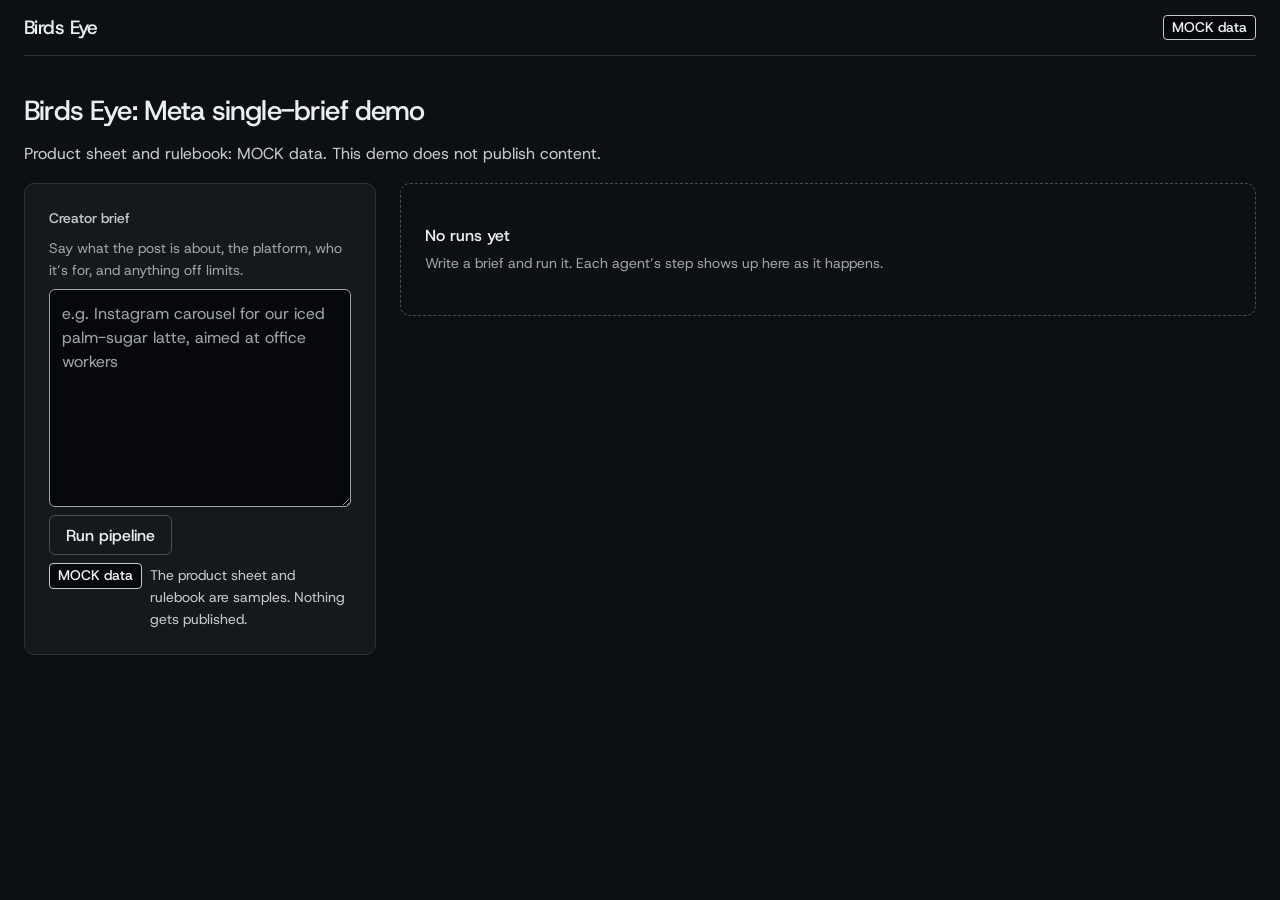
<file: birds_eye/index.html>
<!doctype html>
<html lang="en">
<head>
  <meta charset="utf-8">
  <meta name="viewport" content="width=device-width, initial-scale=1">
  <title>Birds Eye: Meta demo</title>
  <meta name="description" content="Birds Eye Meta demo: one creator brief runs through Planner, Writer and Reviewer agents, then waits for a person at two approval gates.">
  <link rel="preconnect" href="https://fonts.googleapis.com">
  <link rel="preconnect" href="https://fonts.gstatic.com" crossorigin>
  <link href="https://fonts.googleapis.com/css2?family=Host+Grotesk:wght@400;500&family=Atkinson+Hyperlegible+Mono:wght@400;500&display=swap" rel="stylesheet">
  <link rel="stylesheet" href="/design/tokens.css">
  <link rel="stylesheet" href="/design/base.css">
  <link rel="stylesheet" href="/design/components.css">
</head>
<body>
<header class="container topbar"><span class="wordmark">Birds Eye</span><span class="chip chip--mock">MOCK data</span></header>
<main class="container sheet">
  <section>
    <h1>Birds Eye: Meta single-brief demo</h1>
    <p class="intro">Product sheet and rulebook: MOCK data. This demo does not publish content.</p>
    <div class="run">
      <form id="form" class="panel field">
        <label for="brief">Creator brief</label>
        <p class="help" id="brief-help">Say what the post is about, the platform, who it’s for, and anything off limits.</p>
        <textarea id="brief" class="textarea" required maxlength="4000" rows="8" aria-describedby="brief-help" placeholder="e.g. Instagram carousel for our iced palm-sugar latte, aimed at office workers"></textarea>
        <div class="row"><button id="run" class="btn">Run pipeline</button></div>
        <p class="notice"><span class="chip chip--mock">MOCK data</span><span>The product sheet and rulebook are samples. Nothing gets published.</span></p>
      </form>
      <div class="field">
        <div id="result" class="field" aria-live="polite"><div class="empty"><span class="empty__title">No runs yet</span><p>Write a brief and run it. Each agent’s step shows up here as it happens.</p></div></div>

        <!-- Shown only when the run response carries a post. Driven by the server, never faked in the browser. -->
        <section id="post-area" class="field" hidden aria-labelledby="post-h">
          <h2 id="post-h" class="step__name">Post</h2>
          <ol id="lifecycle" class="lifecycle" aria-label="Post lifecycle"></ol>
          <div id="gate-error"></div>

          <div id="gate1" class="gate panel" aria-label="Gate 1" hidden>
            <div class="row"><span class="chip chip--gate">Gate 1</span><span class="chip chip--stage is-current">Draft</span></div>
            <div class="gate__actions" data-step="ask">
              <button class="btn btn--primary" type="button" data-open="confirm">Approve draft</button>
              <button class="btn" type="button" data-open="reject">Reject draft</button>
            </div>
            <div class="well gate__confirm" data-step="confirm" hidden>
              <p>Approve this draft? It moves to Approved.</p>
              <div class="gate__actions" style="margin-top: var(--space-sm)">
                <button class="btn btn--primary" type="button" data-go="approved">Approve draft</button>
                <button class="btn" type="button" data-open="ask">Cancel</button>
              </div>
            </div>
            <div class="field" data-step="reject" hidden>
              <label for="reject1">Why are you rejecting this draft?</label>
              <textarea class="textarea" id="reject1" style="min-height: 80px"></textarea>
              <div class="row"><button class="btn" type="button" data-reject="reject1">Reject draft</button><button class="btn" type="button" data-open="ask">Cancel</button></div>
            </div>
          </div>

          <div id="gate2" class="gate panel" aria-label="Gate 2" hidden>
            <div class="row"><span class="chip chip--gate">Gate 2</span><span class="chip chip--stage is-current">Review passed</span></div>
            <div class="gate__actions" data-step="ask">
              <button class="btn btn--primary" type="button" data-open="confirm">Schedule post</button>
              <button class="btn" type="button" data-open="reject">Reject post</button>
            </div>
            <div class="well gate__confirm" data-step="confirm" hidden>
              <p>Schedule this post? It moves to Scheduled. Nothing is published in this demo.</p>
              <div class="gate__actions" style="margin-top: var(--space-sm)">
                <button class="btn btn--primary" type="button" data-go="scheduled">Schedule post</button>
                <button class="btn" type="button" data-open="ask">Cancel</button>
              </div>
            </div>
            <div class="field" data-step="reject" hidden>
              <label for="reject2">Why are you rejecting this post?</label>
              <textarea class="textarea" id="reject2" style="min-height: 80px"></textarea>
              <div class="row"><button class="btn" type="button" data-reject="reject2">Reject post</button><button class="btn" type="button" data-open="ask">Cancel</button></div>
            </div>
          </div>

          <p id="skip-row" hidden><button id="skip" class="linkbtn" type="button">Try to skip straight to Scheduled</button></p>

          <div class="panel field">
            <h3 class="step__name">Audit log</h3>
            <ol id="trail" class="trail"></ol>
          </div>
        </section>
      </div>
    </div>
  </section>
</main>
<script>
const $ = s => document.querySelector(s);
const form = $('#form'), result = $('#result'), runBtn = $('#run');
const el = (tag, cls, text) => { const n = document.createElement(tag); if (cls) n.className = cls; if (text != null) n.textContent = text; return n; };

const STAGES = ['planner', 'writer', 'reviewer'];
const NAMES = {planner: 'Planner', writer: 'Writer', reviewer: 'Reviewer'};
const LIFECYCLE = [['idea','Idea'],['draft','Draft'],['approved','Approved',1],['in_review','In review'],['review_passed','Review passed'],['scheduled','Scheduled',1],['published','Published']];
const ERRORS = {
  HUMAN_ONLY: ['Only a person can decide this', 'Agents can’t approve or reject at this gate. Use the buttons to decide it yourself.'],
  CLAIM_LOST: ['This agent’s claim ended', 'This agent’s claim is no longer active, so it stopped. The audit log shows what happened.'],
  INVALID_TRANSITION: ['This post can’t move there', 'Posts move one stage at a time, in order. This change skips a stage or goes backward, so it was blocked.'],
  truncated: ['Output cut off', 'The model hit its length limit before finishing, so this output is incomplete. Run the step again or shorten the brief.'],
  PROVIDERS_EXHAUSTED: ['Every provider failed', 'Every provider in the chain failed on this step, so the run stopped here. Try again in a few minutes.'],
};

const money = v => v == null ? null : '$' + Number(v).toFixed(4);
const secs = ms => ms == null ? null : (ms / 1000).toFixed(1) + 's';
const clock = iso => { try { return new Date(iso).toLocaleTimeString('en-GB', {hour12: false}); } catch (_) { return iso; } };

function alertBox(code, fallbackMsg) {
  const [title, body] = ERRORS[code] || ['Unable to complete the run', fallbackMsg || 'Something went wrong. Try again.'];
  const a = el('div', 'alert'); a.setAttribute('role', 'alert');
  const h = el('div', 'alert__title'); h.append(el('span', '', title));
  if (code) h.append(el('code', 'measured alert__code', code));
  a.append(h, el('p', '', body)); return a;
}

function skeletonCards() {
  result.replaceChildren(...STAGES.map((s, i) => {
    const c = el('section', 'step panel'); c.setAttribute('aria-label', NAMES[s] + ' step, ' + (i ? 'waiting' : 'loading'));
    const h = el('div', 'step__head'); h.append(el('h2', 'step__name', NAMES[s]), el('span', 'chip chip--' + (i ? 'waiting' : 'running'), i ? 'Waiting' : 'Running'));
    c.append(h);
    if (i) c.append(el('p', 'muted small', 'Starts when the ' + NAMES[STAGES[i - 1]] + ' step is done.'));
    else { const sk = el('div', 'skeleton'); sk.setAttribute('aria-hidden', 'true'); sk.append(el('span'), el('span'), el('span')); c.append(sk); }
    return c;
  }));
}

function parsed(stage) {
  if (stage.structured && typeof stage.structured === 'object') return stage.structured;
  try { return JSON.parse(stage.output); } catch (_) { return null; }
}

function renderPlan(v) {
  const dl = el('dl', 'plan');
  const add = (k, node) => { dl.append(el('dt', '', k)); const dd = el('dd'); dd.append(node); dl.append(dd); };
  add('Hook', document.createTextNode(v.hook));
  add('Format', el('span', 'chip', v.format === 'carousel' ? 'Carousel' : 'Short video'));
  const ul = el('ul'); (v.key_points || []).forEach(p => ul.append(el('li', '', p))); add('Key points', ul);
  add('Call to action', document.createTextNode(v.cta));
  return dl;
}
function renderDraft(v) {
  const card = el('article', 'post well');
  const meta = el('div', 'post__meta'); meta.append(el('span', 'chip', v.format === 'carousel' ? 'Carousel' : 'Short video'), el('span', 'small', (v.beats || []).length + (v.format === 'carousel' ? ' slides' : ' beats')));
  const ol = el('ol', 'slides');
  (v.beats || []).forEach(b => { const li = el('li'); li.append(el('span', 'slide__label', b.label), el('span', '', b.text)); ol.append(li); });
  card.append(meta, ol);
  if (v.caption) card.append(el('p', 'post__caption small', v.caption));
  return card;
}
function renderVerdict(v) {
  const wrap = el('div', 'field');
  const row = el('div', 'verdict');
  row.append(el('span', 'chip chip--' + (v.decision === 'approve' ? 'done' : 'cutoff'), v.decision === 'approve' ? 'Approved by Reviewer' : 'Sent back for changes'));
  wrap.append(row);
  if (!v.findings || !v.findings.length) wrap.append(el('p', 'muted small', 'No findings'));
  else { const ul = el('ul'); v.findings.forEach(f => { const li = el('li'); if (f.rule_id) li.append(el('code', 'measured', f.rule_id), document.createTextNode(' ')); li.append(document.createTextNode(typeof f === 'string' ? f : f.message)); ul.append(li); }); wrap.append(ul); }
  return wrap;
}

function renderStage(stage) {
  const section = el('section', 'step panel');
  const attempts = stage.attempts || [];
  const status = stage.failed ? ['failed', 'Failed'] : stage.truncated ? ['cutoff', 'Cut off'] : attempts.length > 1 ? ['backup', 'On backup'] : ['done', 'Done'];
  const head = el('div', 'step__head'); head.append(el('h2', 'step__name', NAMES[String(stage.stage).toLowerCase()] || stage.stage), el('span', 'chip chip--' + status[0], status[1]));
  section.append(head);
  const list = el('ol', 'attempts');
  for (const a of attempts) {
    const failed = a.status !== 'success';
    const row = el('li', 'attempt' + (failed ? ' is-failed' : ''));
    const details = [a.error_code || (a.attempt != null ? 'attempt ' + a.attempt : null), money(a.cost_usd), secs(a.latency_ms)].filter(Boolean).join(' · ');
    row.append(el('span', 'measured provider', a.provider), el('span', 'measured model-name', a.concrete_model || ''), el('span', 'measured' + (a.error_code ? ' code' : ''), details), el('span', 'chip chip--' + (failed ? 'failed' : 'done'), failed ? 'failed' : 'success'));
    list.append(row);
  }
  section.append(list);
  if (!stage.failed && attempts.length > 1) section.append(el('p', 'fallback-note', 'That provider failed, so a backup provider took over.'));
  const v = parsed(stage), kind = String(stage.stage).toLowerCase();
  if (v && kind === 'planner') section.append(renderPlan(v));
  else if (v && kind === 'writer') section.append(renderDraft(v));
  else if (kind === 'reviewer' && !stage.failed && stage.decision) section.append(renderVerdict({decision: stage.decision, findings: stage.findings || []}));
  else if (v && kind === 'reviewer') section.append(renderVerdict(v));
  else if (stage.output) section.append(el('pre', 'output', stage.output));
  if (stage.truncated) section.append(alertBox('truncated'));
  return section;
}

/* ---- Post, gates and audit log. All state comes from the server. ---- */
let post = null;
function renderLifecycle(status) {
  $('#lifecycle').replaceChildren(...LIFECYCLE.map(([k, label, gate]) => {
    const li = el('li'); const c = el('span', 'chip chip--stage' + (gate ? ' is-gate' : '') + (k === status ? ' is-current' : ''), label);
    if (k === status) c.setAttribute('aria-current', 'step'); li.append(c); return li;
  }));
}
function renderTrail(audit) {
  $('#trail').replaceChildren(...(audit || []).map(e => {
    const li = el('li');
    const time = el('time', 'measured', new Date(e.at).toLocaleString()); time.dateTime = e.at;
    const description = el('span');
    description.append(el('span', e.actor === 'human' ? 'who-person' : 'who-agent', e.actor), document.createTextNode(' · ' + e.from + ' → ' + e.to + (e.event === 'rejected' ? ' · Rejected: ' + e.reason : '')));
    li.append(time, description); return li;
  }));
}
function showStep(gate, step) { gate.querySelectorAll('[data-step]').forEach(n => n.hidden = n.dataset.step !== step); }
function renderPost(p) {
  post = p; $('#post-area').hidden = false; $('#gate-error').replaceChildren();
  renderLifecycle(p.status); renderTrail(p.audit);
  const g1 = $('#gate1'), g2 = $('#gate2');
  g1.hidden = p.status !== 'draft'; g2.hidden = p.status !== 'review_passed';
  showStep(g1, 'ask'); showStep(g2, 'ask');
  $('#skip-row').hidden = p.status === 'scheduled' || p.status === 'published';
}
async function postAction(path, body) {
  try {
    const r = await fetch('/meta/posts/' + encodeURIComponent(post.id) + path, {method: 'POST', headers: {'Content-Type': 'application/json'}, body: JSON.stringify(body)});
    const d = await r.json().catch(() => ({}));
    if (d.post) renderPost(d.post);
    if (!r.ok) $('#gate-error').replaceChildren(alertBox(d.code, d.message));
  } catch (_) { $('#gate-error').replaceChildren(alertBox(null, 'Unable to complete the action.')); }
}
document.querySelectorAll('.gate').forEach(gate => gate.addEventListener('click', e => {
  const b = e.target.closest('button'); if (!b) return;
  if (b.dataset.open) { showStep(gate, b.dataset.open); const f = gate.querySelector('[data-step="' + b.dataset.open + '"] textarea, [data-step="' + b.dataset.open + '"] .btn--primary'); if (f) f.focus(); }
  if (b.dataset.go) { b.disabled = true; postAction('/transition', {target: b.dataset.go, actor: 'human'}).finally(() => b.disabled = false); }
  if (b.dataset.reject) { const t = $('#' + b.dataset.reject); if (!t.value.trim()) { t.setAttribute('aria-invalid', 'true'); t.focus(); return; } t.removeAttribute('aria-invalid'); postAction('/reject', {reason: t.value.trim(), actor: 'human'}); }
}));
$('#skip').addEventListener('click', () => postAction('/transition', {target: 'scheduled', actor: 'human'}));

form.addEventListener('submit', async e => {
  e.preventDefault();
  runBtn.disabled = true; runBtn.classList.add('is-loading');
  $('#post-area').hidden = true; skeletonCards();
  try {
    const r = await fetch('/meta/runs', {method: 'POST', headers: {'Content-Type': 'application/json'}, body: JSON.stringify({brief: $('#brief').value})});
    const d = await r.json();
    result.replaceChildren();
    if (!r.ok) result.append(alertBox(d.code, d.message));
    const stages = [...(d.stages || [])];
    if (!r.ok && d.failed_stage) stages.push({stage: d.failed_stage, attempts: d.attempts || [], output: '', failed: true});
    stages.forEach(s => result.append(renderStage(s)));
    if (d.post) renderPost(d.post);
  } catch (_) { result.replaceChildren(alertBox(null, 'Unable to complete the run.')); }
  finally { runBtn.disabled = false; runBtn.classList.remove('is-loading'); }
});
</script>
</body>
</html>
</file>
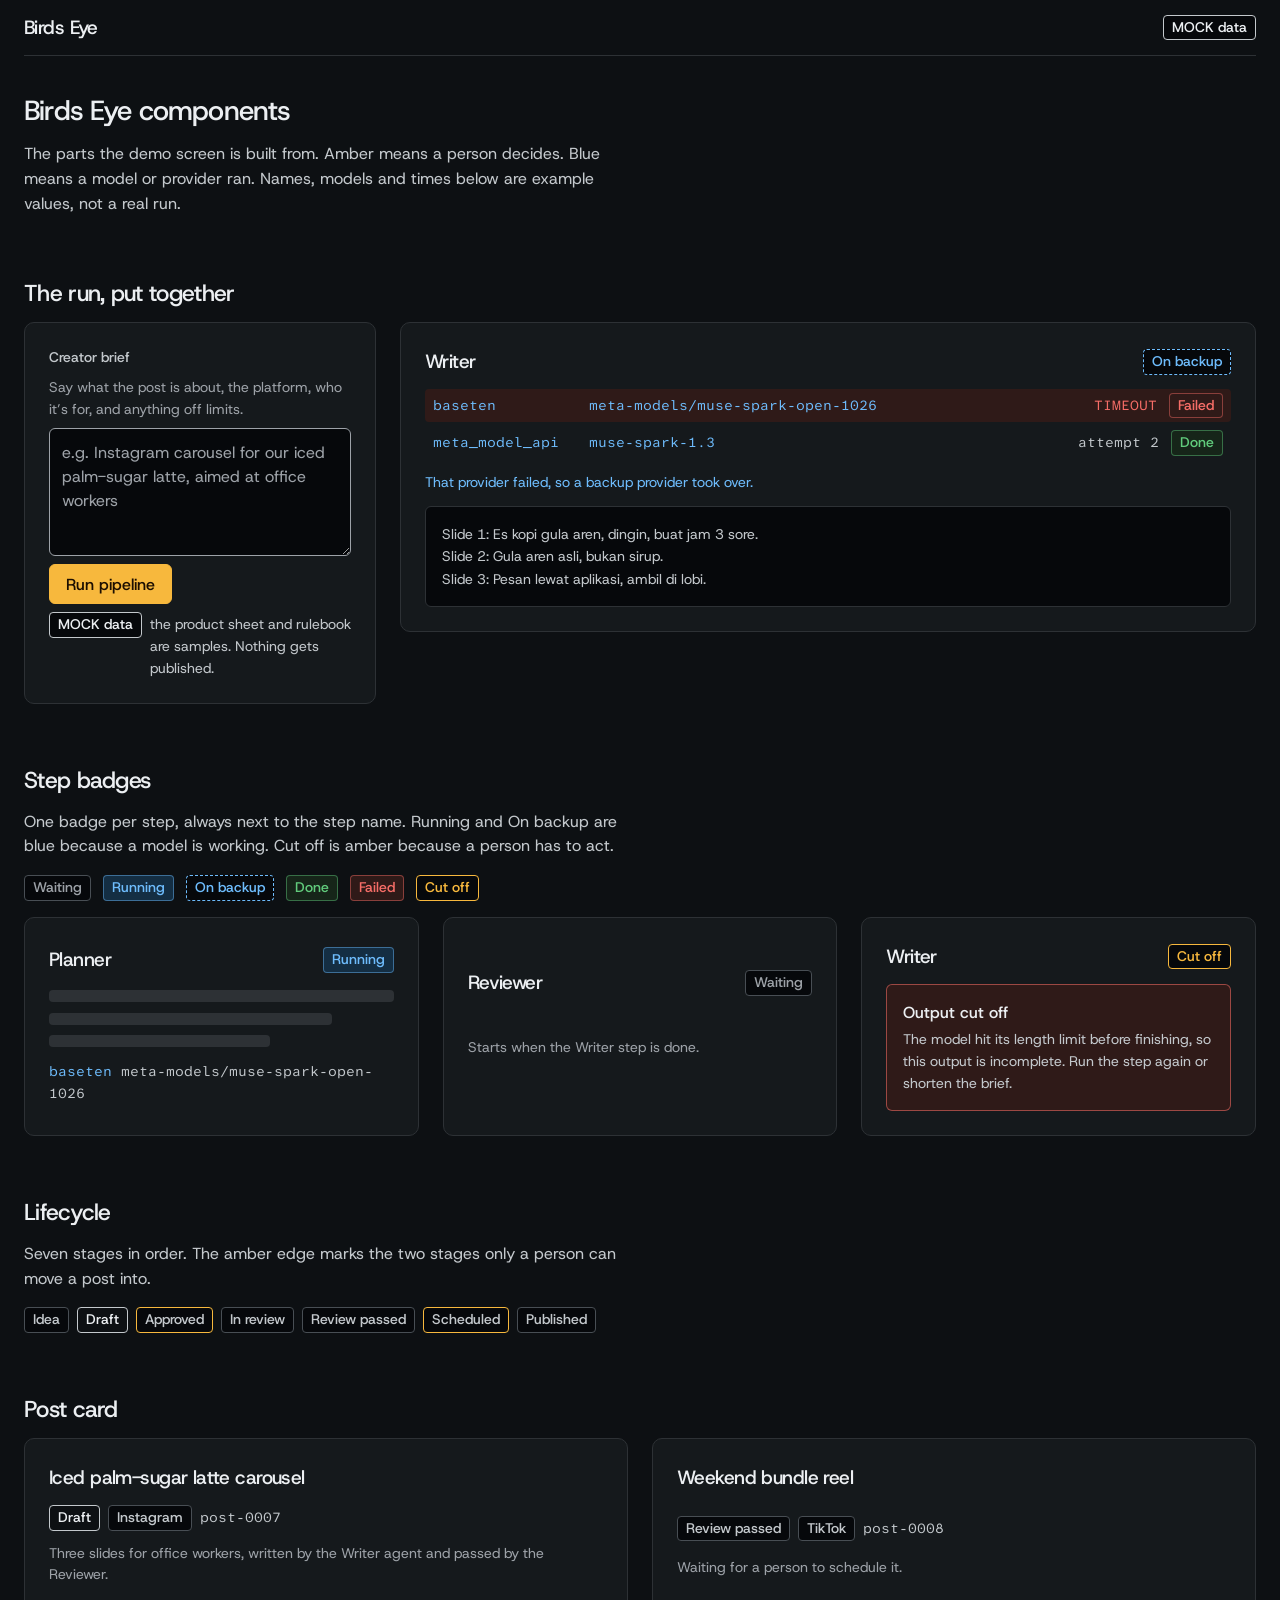
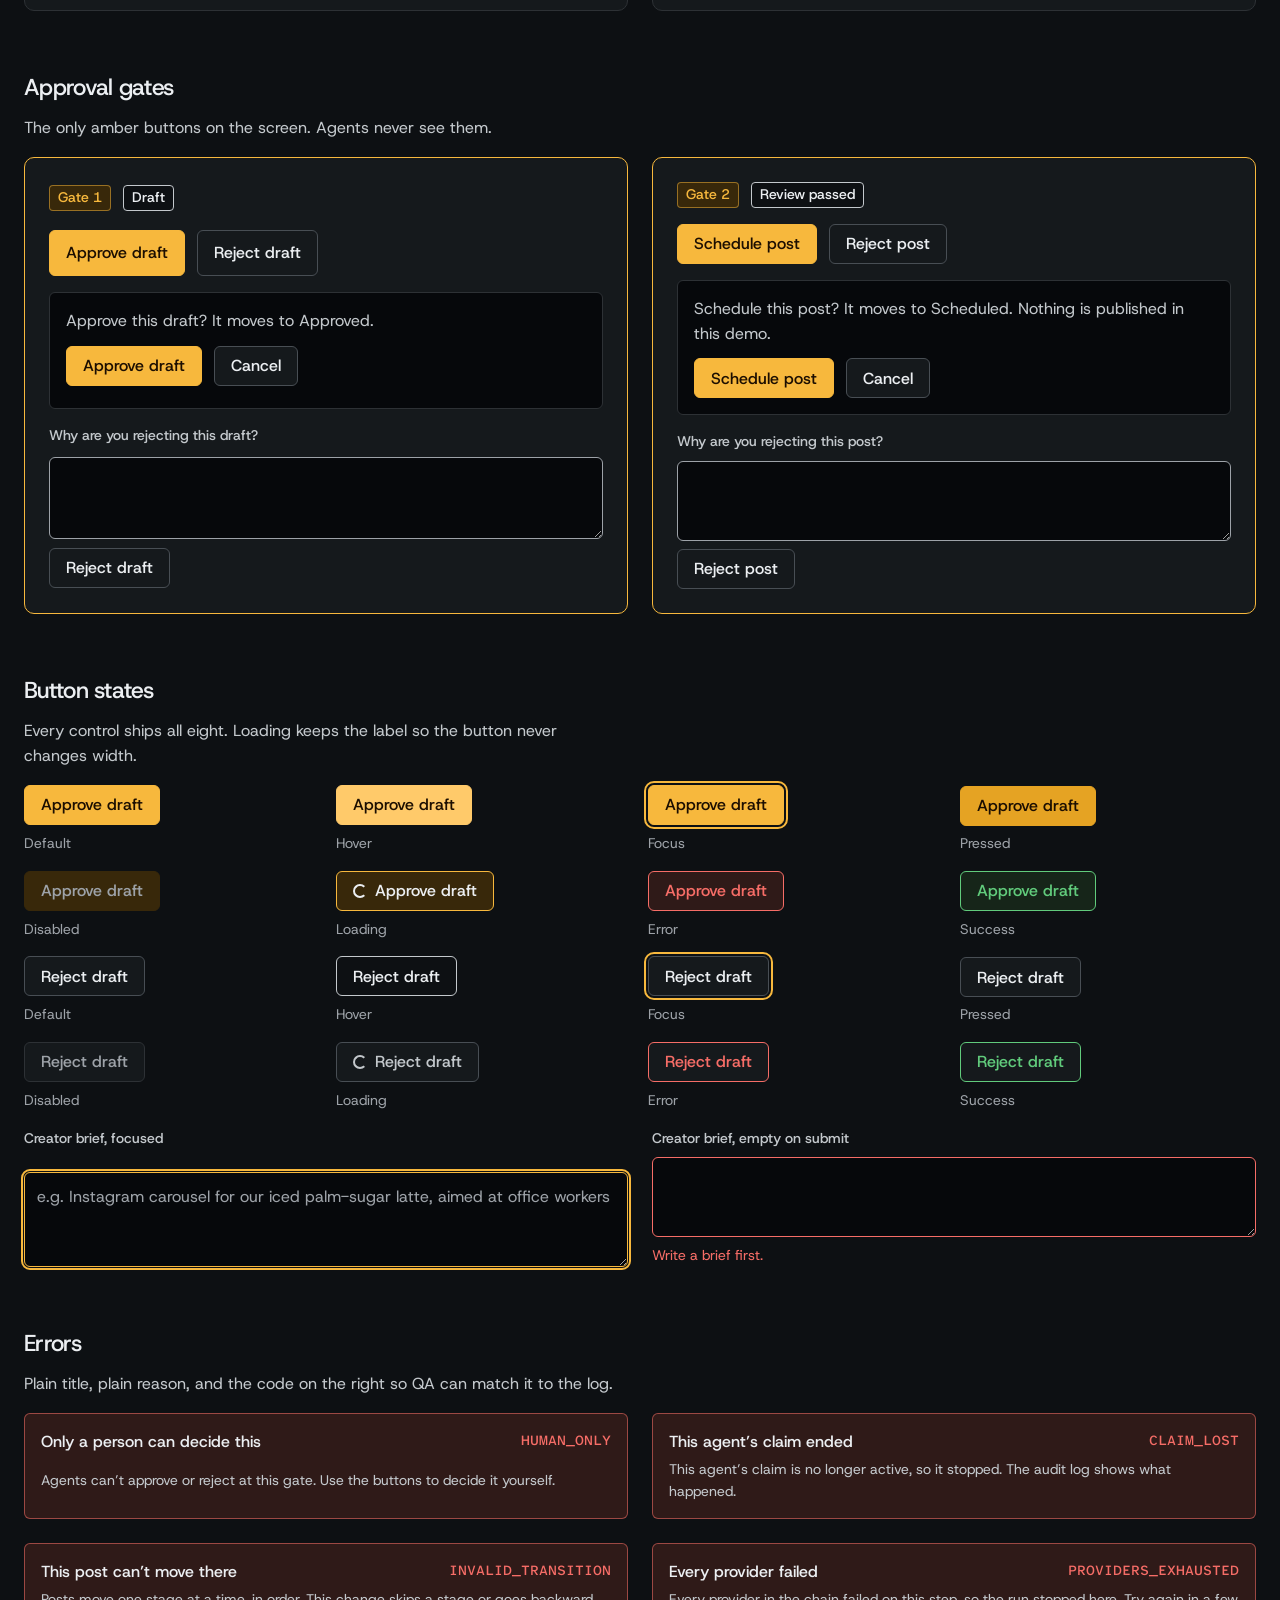
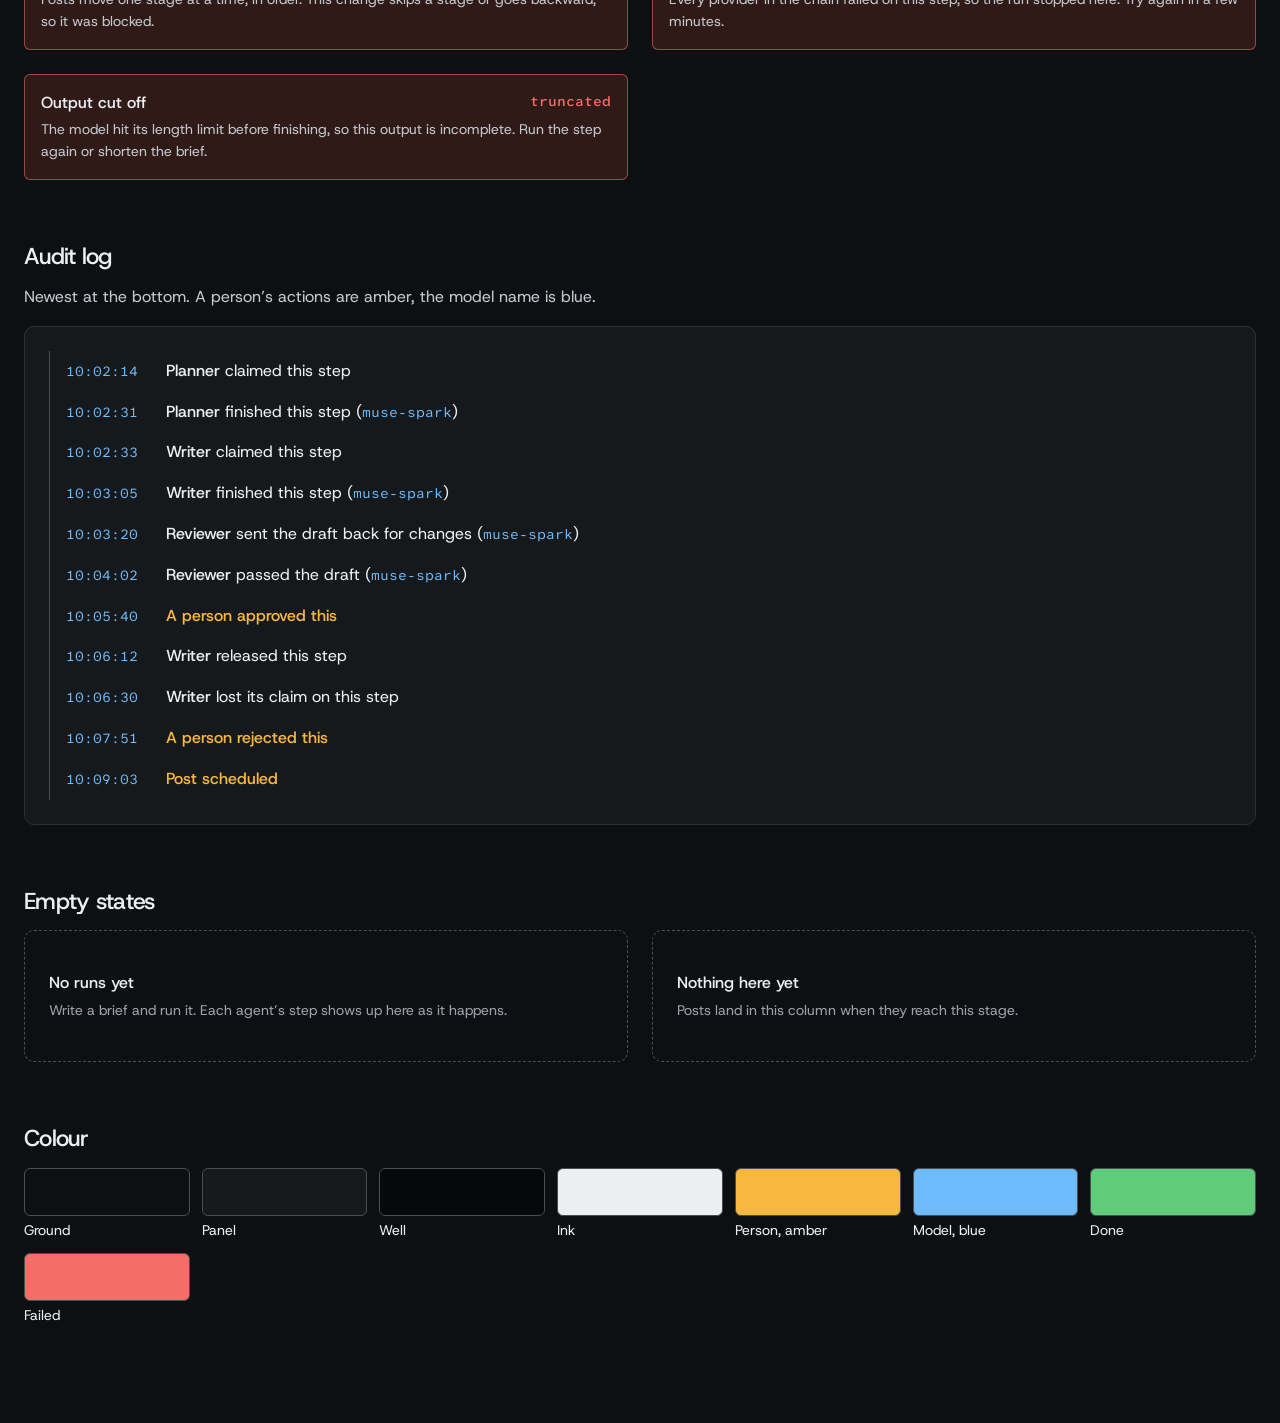
<file: design/component-sheet.html>
<!doctype html>
<html lang="en">
<head>
<meta charset="utf-8">
<meta name="viewport" content="width=device-width, initial-scale=1">
<title>Birds Eye components</title>
<meta name="description" content="Design system components for the Birds Eye demo: brief input, step badges, lifecycle, approval gates, errors, audit log and empty states.">
<link rel="preconnect" href="https://fonts.googleapis.com">
<link rel="preconnect" href="https://fonts.gstatic.com" crossorigin>
<link href="https://fonts.googleapis.com/css2?family=Host+Grotesk:wght@400;500&family=Atkinson+Hyperlegible+Mono:wght@400;500&display=swap" rel="stylesheet">
<link rel="stylesheet" href="./components.css">
</head>
<body>
<header class="container topbar">
  <span class="wordmark">Birds Eye</span>
  <span class="chip chip--mock">MOCK data</span>
</header>

<main class="container sheet">
  <section aria-labelledby="s-intro">
    <h1 id="s-intro">Birds Eye components</h1>
    <p class="intro">The parts the demo screen is built from. Amber means a person decides. Blue means a model or provider ran. Names, models and times below are example values, not a real run.</p>
  </section>

  <section aria-labelledby="s-run">
    <h2 id="s-run">The run, put together</h2>
    <div class="run">
      <form class="panel field" onsubmit="return false">
        <label for="brief">Creator brief</label>
        <p class="help" id="brief-help">Say what the post is about, the platform, who it’s for, and anything off limits.</p>
        <textarea class="textarea" id="brief" aria-describedby="brief-help" placeholder="e.g. Instagram carousel for our iced palm-sugar latte, aimed at office workers"></textarea>
        <div class="row"><button class="btn btn--primary" type="submit">Run pipeline</button></div>
        <p class="notice"><span class="chip chip--mock">MOCK data</span><span>the product sheet and rulebook are samples. Nothing gets published.</span></p>
      </form>

      <div class="step panel" aria-label="Writer step">
        <div class="step__head">
          <span class="step__name">Writer</span>
          <span class="chip chip--backup">On backup</span>
        </div>
        <ol class="attempts">
          <li class="attempt is-failed"><span class="measured provider">baseten</span><span class="measured model-name">meta-models/muse-spark-open-1026</span><code class="measured code">TIMEOUT</code><span class="chip chip--failed">Failed</span></li>
          <li class="attempt"><span class="measured provider">meta_model_api</span><span class="measured model-name">muse-spark-1.3</span><span class="measured">attempt 2</span><span class="chip chip--done">Done</span></li>
        </ol>
        <p class="fallback-note">That provider failed, so a backup provider took over.</p>
        <pre class="output">Slide 1: Es kopi gula aren, dingin, buat jam 3 sore.
Slide 2: Gula aren asli, bukan sirup.
Slide 3: Pesan lewat aplikasi, ambil di lobi.</pre>
      </div>
    </div>
  </section>

  <section aria-labelledby="s-steps">
    <h2 id="s-steps">Step badges</h2>
    <p class="intro">One badge per step, always next to the step name. Running and On backup are blue because a model is working. Cut off is amber because a person has to act.</p>
    <div class="row">
      <span class="chip chip--waiting">Waiting</span>
      <span class="chip chip--running">Running</span>
      <span class="chip chip--backup">On backup</span>
      <span class="chip chip--done">Done</span>
      <span class="chip chip--failed">Failed</span>
      <span class="chip chip--cutoff">Cut off</span>
    </div>
    <div class="grid-3">
      <div class="step panel" aria-label="Planner step, loading">
        <div class="step__head"><span class="step__name">Planner</span><span class="chip chip--running">Running</span></div>
        <div class="skeleton" aria-hidden="true"><span></span><span></span><span></span></div>
        <p class="measured"><span class="provider" style="color: var(--be-model)">baseten</span> meta-models/muse-spark-open-1026</p>
      </div>
      <div class="step panel" aria-label="Reviewer step, waiting">
        <div class="step__head"><span class="step__name">Reviewer</span><span class="chip chip--waiting">Waiting</span></div>
        <p class="muted small">Starts when the Writer step is done.</p>
      </div>
      <div class="step panel" aria-label="Writer step, cut off">
        <div class="step__head"><span class="step__name">Writer</span><span class="chip chip--cutoff">Cut off</span></div>
        <div class="alert" role="alert">
          <div class="alert__title"><span>Output cut off</span></div>
          <p>The model hit its length limit before finishing, so this output is incomplete. Run the step again or shorten the brief.</p>
        </div>
      </div>
    </div>
  </section>

  <section aria-labelledby="s-life">
    <h2 id="s-life">Lifecycle</h2>
    <p class="intro">Seven stages in order. The amber edge marks the two stages only a person can move a post into.</p>
    <ol class="lifecycle" aria-label="Post lifecycle">
      <li><span class="chip chip--stage">Idea</span></li>
      <li><span class="chip chip--stage is-current" aria-current="step">Draft</span></li>
      <li><span class="chip chip--stage is-gate">Approved</span></li>
      <li><span class="chip chip--stage">In review</span></li>
      <li><span class="chip chip--stage">Review passed</span></li>
      <li><span class="chip chip--stage is-gate">Scheduled</span></li>
      <li><span class="chip chip--stage">Published</span></li>
    </ol>
  </section>

  <section aria-labelledby="s-post">
    <h2 id="s-post">Post card</h2>
    <div class="grid-2">
      <article class="post panel">
        <span class="post__title">Iced palm-sugar latte carousel</span>
        <div class="post__meta"><span class="chip chip--stage is-current">Draft</span><span class="chip">Instagram</span><span class="measured">post-0007</span></div>
        <p class="muted small">Three slides for office workers, written by the Writer agent and passed by the Reviewer.</p>
      </article>
      <article class="post panel">
        <span class="post__title">Weekend bundle reel</span>
        <div class="post__meta"><span class="chip chip--stage">Review passed</span><span class="chip">TikTok</span><span class="measured">post-0008</span></div>
        <p class="muted small">Waiting for a person to schedule it.</p>
      </article>
    </div>
  </section>

  <section aria-labelledby="s-gates">
    <h2 id="s-gates">Approval gates</h2>
    <p class="intro">The only amber buttons on the screen. Agents never see them.</p>
    <div class="grid-2">
      <div class="gate panel" aria-label="Gate 1">
        <div class="row"><span class="chip chip--gate">Gate 1</span><span class="chip chip--stage is-current">Draft</span></div>
        <div class="gate__actions">
          <button class="btn btn--primary" type="button">Approve draft</button>
          <button class="btn" type="button">Reject draft</button>
        </div>
        <div class="well gate__confirm">
          <p>Approve this draft? It moves to Approved.</p>
          <div class="gate__actions" style="margin-top: var(--space-sm)">
            <button class="btn btn--primary" type="button">Approve draft</button>
            <button class="btn" type="button">Cancel</button>
          </div>
        </div>
        <div class="field">
          <label for="reject1">Why are you rejecting this draft?</label>
          <textarea class="textarea" id="reject1" style="min-height: 80px"></textarea>
          <div class="row"><button class="btn" type="button">Reject draft</button></div>
        </div>
      </div>
      <div class="gate panel" aria-label="Gate 2">
        <div class="row"><span class="chip chip--gate">Gate 2</span><span class="chip chip--stage is-current">Review passed</span></div>
        <div class="gate__actions">
          <button class="btn btn--primary" type="button">Schedule post</button>
          <button class="btn" type="button">Reject post</button>
        </div>
        <div class="well gate__confirm">
          <p>Schedule this post? It moves to Scheduled. Nothing is published in this demo.</p>
          <div class="gate__actions" style="margin-top: var(--space-sm)">
            <button class="btn btn--primary" type="button">Schedule post</button>
            <button class="btn" type="button">Cancel</button>
          </div>
        </div>
        <div class="field">
          <label for="reject2">Why are you rejecting this post?</label>
          <textarea class="textarea" id="reject2" style="min-height: 80px"></textarea>
          <div class="row"><button class="btn" type="button">Reject post</button></div>
        </div>
      </div>
    </div>
  </section>

  <section aria-labelledby="s-states">
    <h2 id="s-states">Button states</h2>
    <p class="intro">Every control ships all eight. Loading keeps the label so the button never changes width.</p>
    <div class="state-grid">
      <figure><button class="btn btn--primary" type="button">Approve draft</button><figcaption>Default</figcaption></figure>
      <figure><button class="btn btn--primary is-hover" type="button">Approve draft</button><figcaption>Hover</figcaption></figure>
      <figure><button class="btn btn--primary is-focus" type="button">Approve draft</button><figcaption>Focus</figcaption></figure>
      <figure><button class="btn btn--primary is-active" type="button">Approve draft</button><figcaption>Pressed</figcaption></figure>
      <figure><button class="btn btn--primary is-disabled" type="button" disabled>Approve draft</button><figcaption>Disabled</figcaption></figure>
      <figure><button class="btn btn--primary is-loading" type="button" aria-busy="true"><span class="spinner" aria-hidden="true"></span>Approve draft</button><figcaption>Loading</figcaption></figure>
      <figure><button class="btn btn--primary is-error" type="button">Approve draft</button><figcaption>Error</figcaption></figure>
      <figure><button class="btn btn--primary is-success" type="button">Approve draft</button><figcaption>Success</figcaption></figure>
      <figure><button class="btn" type="button">Reject draft</button><figcaption>Default</figcaption></figure>
      <figure><button class="btn is-hover" type="button">Reject draft</button><figcaption>Hover</figcaption></figure>
      <figure><button class="btn is-focus" type="button">Reject draft</button><figcaption>Focus</figcaption></figure>
      <figure><button class="btn is-active" type="button">Reject draft</button><figcaption>Pressed</figcaption></figure>
      <figure><button class="btn is-disabled" type="button" disabled>Reject draft</button><figcaption>Disabled</figcaption></figure>
      <figure><button class="btn is-loading" type="button" aria-busy="true"><span class="spinner" aria-hidden="true"></span>Reject draft</button><figcaption>Loading</figcaption></figure>
      <figure><button class="btn is-error" type="button">Reject draft</button><figcaption>Error</figcaption></figure>
      <figure><button class="btn is-success" type="button">Reject draft</button><figcaption>Success</figcaption></figure>
    </div>
    <div class="grid-2">
      <div class="field">
        <label for="brief-focus">Creator brief, focused</label>
        <textarea class="textarea is-focus" id="brief-focus" style="min-height: 80px" placeholder="e.g. Instagram carousel for our iced palm-sugar latte, aimed at office workers"></textarea>
      </div>
      <div class="field">
        <label for="brief-err">Creator brief, empty on submit</label>
        <textarea class="textarea" id="brief-err" style="min-height: 80px" aria-invalid="true" aria-describedby="brief-err-msg"></textarea>
        <p class="error-text" id="brief-err-msg">Write a brief first.</p>
      </div>
    </div>
  </section>

  <section aria-labelledby="s-errors">
    <h2 id="s-errors">Errors</h2>
    <p class="intro">Plain title, plain reason, and the code on the right so QA can match it to the log.</p>
    <div class="grid-2">
      <div class="alert" role="alert"><div class="alert__title"><span>Only a person can decide this</span><code class="measured alert__code">HUMAN_ONLY</code></div><p>Agents can’t approve or reject at this gate. Use the buttons to decide it yourself.</p></div>
      <div class="alert" role="alert"><div class="alert__title"><span>This agent’s claim ended</span><code class="measured alert__code">CLAIM_LOST</code></div><p>This agent’s claim is no longer active, so it stopped. The audit log shows what happened.</p></div>
      <div class="alert" role="alert"><div class="alert__title"><span>This post can’t move there</span><code class="measured alert__code">INVALID_TRANSITION</code></div><p>Posts move one stage at a time, in order. This change skips a stage or goes backward, so it was blocked.</p></div>
      <div class="alert" role="alert"><div class="alert__title"><span>Every provider failed</span><code class="measured alert__code">PROVIDERS_EXHAUSTED</code></div><p>Every provider in the chain failed on this step, so the run stopped here. Try again in a few minutes.</p></div>
      <div class="alert" role="alert"><div class="alert__title"><span>Output cut off</span><span class="measured alert__code">truncated</span></div><p>The model hit its length limit before finishing, so this output is incomplete. Run the step again or shorten the brief.</p></div>
    </div>
  </section>

  <section aria-labelledby="s-trail">
    <h2 id="s-trail">Audit log</h2>
    <p class="intro">Newest at the bottom. A person’s actions are amber, the model name is blue.</p>
    <div class="panel">
      <ol class="trail">
        <li><time class="measured">10:02:14</time><span><span class="who-agent">Planner</span> claimed this step</span></li>
        <li><time class="measured">10:02:31</time><span><span class="who-agent">Planner</span> finished this step (<span class="measured model">muse-spark</span>)</span></li>
        <li><time class="measured">10:02:33</time><span><span class="who-agent">Writer</span> claimed this step</span></li>
        <li><time class="measured">10:03:05</time><span><span class="who-agent">Writer</span> finished this step (<span class="measured model">muse-spark</span>)</span></li>
        <li><time class="measured">10:03:20</time><span><span class="who-agent">Reviewer</span> sent the draft back for changes (<span class="measured model">muse-spark</span>)</span></li>
        <li><time class="measured">10:04:02</time><span><span class="who-agent">Reviewer</span> passed the draft (<span class="measured model">muse-spark</span>)</span></li>
        <li><time class="measured">10:05:40</time><span class="who-person">A person approved this</span></li>
        <li><time class="measured">10:06:12</time><span><span class="who-agent">Writer</span> released this step</span></li>
        <li><time class="measured">10:06:30</time><span><span class="who-agent">Writer</span> lost its claim on this step</span></li>
        <li><time class="measured">10:07:51</time><span class="who-person">A person rejected this</span></li>
        <li><time class="measured">10:09:03</time><span class="who-person">Post scheduled</span></li>
      </ol>
    </div>
  </section>

  <section aria-labelledby="s-empty">
    <h2 id="s-empty">Empty states</h2>
    <div class="grid-2">
      <div class="empty"><span class="empty__title">No runs yet</span><p>Write a brief and run it. Each agent’s step shows up here as it happens.</p></div>
      <div class="empty"><span class="empty__title">Nothing here yet</span><p>Posts land in this column when they reach this stage.</p></div>
    </div>
  </section>

  <section aria-labelledby="s-tokens">
    <h2 id="s-tokens">Colour</h2>
    <div class="swatches">
      <div class="swatch"><i style="background: var(--color-paper)"></i><span class="small">Ground</span></div>
      <div class="swatch"><i style="background: var(--color-paper-2)"></i><span class="small">Panel</span></div>
      <div class="swatch"><i style="background: var(--color-paper-3)"></i><span class="small">Well</span></div>
      <div class="swatch"><i style="background: var(--color-ink)"></i><span class="small">Ink</span></div>
      <div class="swatch"><i style="background: var(--be-gate)"></i><span class="small">Person, amber</span></div>
      <div class="swatch"><i style="background: var(--be-model)"></i><span class="small">Model, blue</span></div>
      <div class="swatch"><i style="background: var(--be-ok)"></i><span class="small">Done</span></div>
      <div class="swatch"><i style="background: var(--be-bad)"></i><span class="small">Failed</span></div>
    </div>
  </section>
</main>
</body>
</html>
</file>
<file: design/tokens.css>
:root {
  color-scheme: dark;
  --space-3xs: 2px; --space-2xs: 4px; --space-xs: 8px; --space-sm: 12px; --space-md: 16px; --space-lg: 24px; --space-xl: 40px; --space-2xl: 64px; --space-3xl: 96px; --space-4xl: 144px;
  --text-xs: 0.75rem; --text-sm: 0.875rem; --text-md: 1rem; --text-lg: 1.2rem; --text-xl: 1.44rem; --text-2xl: 1.728rem; --text-3xl: 2.074rem;
  --text-display-s: 1.44rem; --text-display: 1.728rem; --text-section: 1.2rem; --text-title: 1rem; --text-lead: 1rem;
  --ease-out: cubic-bezier(0.16, 1, 0.3, 1); --ease-in: cubic-bezier(0.7, 0, 0.84, 0); --ease-in-out: cubic-bezier(0.65, 0, 0.35, 1);
  --dur-micro: 120ms; --dur-short: 220ms; --dur-long: 420ms;
  --color-error: oklch(72% 0.15 27); --color-success: oklch(76% 0.13 150);
  --container: 1440px; --gutter: 64px; --gap-columns: 32px; --section-gap-s: 120px; --section-gap: 144px; --section-gap-l: 176px;
  --z-base: 1; --z-raised: 10; --z-dropdown: 100; --z-sticky: 200; --z-sticky-nav: 300; --z-modal: 400; --z-toast: 500; --z-tooltip: 600;
  --color-paper: oklch(17% 0.008 250); --color-paper-2: oklch(21% 0.009 250); --color-paper-3: oklch(13.5% 0.007 250);
  --color-ink: oklch(95% 0.005 250); --color-ink-2: oklch(83% 0.008 250); --color-muted: oklch(71% 0.01 250);
  --color-rule: oklch(31% 0.01 250); --color-rule-2: oklch(42% 0.012 250);
  --color-accent: oklch(82% 0.15 80); --color-accent-ink: oklch(18% 0.04 75); --color-accent-soft: oklch(29% 0.05 80); --color-focus: oklch(82% 0.15 80);
  --color-cool: oklch(77% 0.12 245); --color-cool-soft: oklch(29% 0.05 245);
  --color-ok: oklch(76% 0.15 150); --color-ok-soft: oklch(24.5% 0.03 150); --color-bad: oklch(70% 0.17 25); --color-bad-soft: oklch(24.5% 0.035 25);
  --font-display: "Host Grotesk", ui-sans-serif, system-ui, sans-serif; --font-body: var(--font-display);
  --font-outlier: "Atkinson Hyperlegible Mono", ui-monospace, monospace;
  --radius-card: 10px; --radius-pill: 6px; --rule-hair: 1px;
  --shadow-card: none;
  --tracking-display: -0.03em; --display-weight: 500;
}
</file>
<file: design/base.css>
*, *::before, *::after { box-sizing: border-box; }
body { margin: 0; background: var(--color-paper); color: var(--color-ink); font-family: var(--font-body); line-height: 1.55; }
h1, h2, p { margin: 0; }
h1, h2 { font-weight: 500; letter-spacing: var(--tracking-display); line-height: 1.1; }
h1 { font-size: var(--text-2xl); }
button, textarea { font: inherit; }
.container { width: min(100% - 2 * var(--space-lg), var(--container)); margin-inline: auto; }
@media (max-width: 40rem) { .container { width: calc(100% - 2 * var(--space-md)); } }
@media (prefers-reduced-motion: reduce) { *, *::before, *::after { animation-duration: 0.01ms !important; transition-duration: 0.01ms !important; } }
</file>
<file: design/components.css>
/* Hallmark · shape: app screen · genre: modern-minimal · theme: Console (deal 1/3, seed birds-eye-governance-console-10e5·33f7e04b·2026-10-31·r0)
 * nav: top bar, wordmark and run action · signature: the gated run trail, amber where a person decides, cool where a model ran · states: default, hover, focus, active, disabled, loading, error, success, empty · console: graphite
 * axes: dark/grotesk-sans/chromatic-amber · posture: restrained · contrast: pass · v2.0.0 */
/* Hallmark · pre-emit critique: P4 H4 E4 S4 R3 V4 · weakest: R, the sheet is a reference so sections repeat, each set holds one real Birds Eye object instead of a generic sample */
@import url("./tokens.css");
@import url("./base.css");

/* Birds Eye semantic tokens. Amber is a person, cool is a model or provider. */
:root {
  --be-gate: var(--color-accent);
  --be-gate-soft: var(--color-accent-soft);
  --be-gate-ink: var(--color-accent-ink);
  --be-model: var(--color-cool);
  --be-model-soft: var(--color-cool-soft);
  --be-ok: var(--color-ok);
  --be-ok-soft: var(--color-ok-soft);
  --be-bad: var(--color-bad);
  --be-bad-soft: var(--color-bad-soft);
  --be-control-h: 40px;
  --be-hit: 44px;
  --radius-chip: 4px;
  --be-gate-hover: oklch(87% 0.13 80);
  --be-gate-press: oklch(76% 0.15 78);
}

body { font-size: var(--text-md); }
.measured { font-family: var(--font-outlier); font-size: var(--text-sm); font-variant-numeric: tabular-nums slashed-zero; color: var(--color-ink-2); }
.muted { color: var(--color-muted); }
.small { font-size: var(--text-sm); }

/* Shell */
.topbar { display: flex; align-items: center; justify-content: space-between; gap: var(--space-md); min-height: 56px; padding-block: var(--space-sm); border-bottom: var(--rule-hair) solid var(--color-rule); }
.wordmark { display: flex; align-items: center; gap: var(--space-xs); font-weight: 500; font-size: var(--text-lg); letter-spacing: var(--tracking-display); }
.wordmark img { width: 28px; height: 28px; }

/* Surfaces */
.panel { color: var(--color-ink); background: var(--color-paper-2); border: var(--rule-hair) solid var(--color-rule); border-radius: var(--radius-card); padding: var(--space-lg); min-width: 0; }
.panels { color: var(--color-ink); display: grid; gap: var(--rule-hair); background: var(--color-rule); border: var(--rule-hair) solid var(--color-rule); border-radius: var(--radius-card); overflow: hidden; }
.panels > * { color: var(--color-ink); background: var(--color-paper-2); padding: var(--space-lg); min-width: 0; }
.well { background: var(--color-paper-3); border: var(--rule-hair) solid var(--color-rule); border-radius: var(--radius-pill); padding: var(--space-md); }

/* Buttons: one primary style, amber, only for a person's decision or the run action */
.btn { display: inline-flex; align-items: center; justify-content: center; gap: var(--space-xs); min-height: var(--be-control-h); padding: var(--space-xs) var(--space-md); border: var(--rule-hair) solid var(--color-rule-2); border-radius: var(--radius-pill); background: var(--color-paper-2); color: var(--color-ink); font-weight: 500; font-size: var(--text-md); line-height: 1.2; cursor: pointer; position: relative; transition: background-color var(--dur-short) var(--ease-out), border-color var(--dur-short) var(--ease-out), color var(--dur-short) var(--ease-out); }
.btn::after { content: ""; position: absolute; inset: -2px; min-height: var(--be-hit); }
.btn:hover, .btn.is-hover { background: var(--color-paper); border-color: var(--color-ink-2); }
.btn:focus-visible, .btn.is-focus { outline: 2px solid var(--color-focus); outline-offset: 2px; }
.btn:active, .btn.is-active { transform: translateY(1px); }
.btn:disabled, .btn.is-disabled { cursor: not-allowed; color: var(--color-muted); border-color: var(--color-rule); background: var(--color-paper-2); transform: none; }
.btn.is-loading { cursor: progress; color: var(--color-ink-2); }
.btn.is-error { border-color: var(--be-bad); color: var(--be-bad); }
.btn.is-success { border-color: var(--be-ok); color: var(--be-ok); }
.btn--primary { background: var(--be-gate); border-color: var(--be-gate); color: var(--be-gate-ink); }
.btn--primary:hover, .btn--primary.is-hover { background: var(--be-gate-hover); border-color: var(--be-gate-hover); }
.btn--primary:active, .btn--primary.is-active { background: var(--be-gate-press); border-color: var(--be-gate-press); }
.btn--primary:disabled, .btn--primary.is-disabled { background: var(--be-gate-soft); border-color: var(--be-gate-soft); color: var(--color-muted); }
.btn--primary.is-loading { background: var(--be-gate-soft); border-color: var(--be-gate); color: var(--color-ink); }
.btn--primary.is-error { background: var(--be-bad-soft); border-color: var(--be-bad); color: var(--be-bad); }
.btn--primary.is-success { background: var(--be-ok-soft); border-color: var(--be-ok); color: var(--be-ok); }
.spinner { width: 14px; height: 14px; border: 2px solid currentColor; border-right-color: transparent; border-radius: 50%; animation: be-spin 800ms linear infinite; }
@keyframes be-spin { to { transform: rotate(1turn); } }

/* Chips carry state only */
.chip { display: inline-flex; align-items: center; gap: var(--space-2xs); padding: var(--space-3xs) var(--space-xs); border: var(--rule-hair) solid var(--color-rule-2); border-radius: var(--radius-chip); font-size: var(--text-sm); font-weight: 500; line-height: 1.4; color: var(--color-ink-2); background: var(--color-paper-3); white-space: nowrap; }
.chip--waiting { color: var(--color-muted); }
.chip--running, .chip--model { color: var(--be-model); background: var(--be-model-soft); border-color: color-mix(in oklab, var(--be-model) 45%, transparent); }
.chip--backup { color: var(--be-model); background: var(--color-paper-3); border-style: dashed; border-color: var(--be-model); }
.chip--done { color: var(--be-ok); background: var(--be-ok-soft); border-color: color-mix(in oklab, var(--be-ok) 45%, transparent); }
.chip--failed { color: var(--be-bad); background: var(--be-bad-soft); border-color: color-mix(in oklab, var(--be-bad) 45%, transparent); }
.chip--cutoff { color: var(--be-gate); background: var(--color-paper-3); border-color: var(--be-gate); }
.chip--gate { color: var(--be-gate); background: var(--be-gate-soft); border-color: color-mix(in oklab, var(--be-gate) 50%, transparent); }
.chip--mock { color: var(--color-ink); background: var(--color-paper-3); border-color: var(--color-ink-2); }

/* Lifecycle rail: seven stages, the two human gates marked in amber */
.lifecycle { display: flex; flex-wrap: wrap; gap: var(--space-xs); list-style: none; margin: 0; padding: 0; }
.lifecycle li { display: inline-flex; }
.chip--stage { color: var(--color-ink-2); }
.chip--stage.is-current { color: var(--color-ink); border-color: var(--color-ink-2); background: var(--color-paper); }
.chip--stage.is-gate { border-color: var(--be-gate); }

/* Brief input */
.field { display: grid; gap: var(--space-xs); }
.field label { font-weight: 500; font-size: var(--text-sm); color: var(--color-ink-2); }
.field .help { font-size: var(--text-sm); color: var(--color-muted); }
.textarea { width: 100%; min-height: 128px; resize: vertical; padding: var(--space-sm); background: var(--color-paper-3); color: var(--color-ink); border: var(--rule-hair) solid var(--color-muted); border-radius: var(--radius-pill); font-size: var(--text-md); line-height: 1.5; transition: border-color var(--dur-short) var(--ease-out); }
.textarea::placeholder { color: var(--color-muted); }
.textarea:hover, .textarea.is-hover { border-color: var(--color-ink-2); }
.textarea:focus-visible, .textarea.is-focus { outline: 2px solid var(--color-focus); outline-offset: 1px; border-color: var(--be-gate); }
.textarea[aria-invalid="true"] { border-color: var(--be-bad); }
.field .error-text { font-size: var(--text-sm); color: var(--be-bad); }
.notice { display: flex; gap: var(--space-xs); align-items: baseline; font-size: var(--text-sm); color: var(--color-ink-2); }

/* Step card: one agent step, its state and every provider attempt */
.step { display: grid; gap: var(--space-sm); }
.step__head { display: flex; align-items: center; justify-content: space-between; gap: var(--space-sm); flex-wrap: wrap; }
.step__name { font-size: var(--text-lg); font-weight: 500; letter-spacing: var(--tracking-display); }
.attempts { list-style: none; margin: 0; padding: 0; display: grid; gap: var(--space-2xs); }
.attempt { display: grid; grid-template-columns: minmax(0, 9rem) minmax(0, 1fr) auto auto; grid-template-areas: "prov model note badge"; gap: var(--space-sm); align-items: center; padding: var(--space-2xs) var(--space-xs); border-radius: var(--radius-chip); }
.attempt.is-failed { background: var(--be-bad-soft); }
.attempt .provider { grid-area: prov; color: var(--be-model); }
.attempt .model-name { color: var(--be-model); grid-area: model; overflow-wrap: anywhere; }
.attempt > :nth-child(3) { grid-area: note; }
.attempt > .chip { grid-area: badge; justify-self: end; }
.attempt .code { color: var(--be-bad); }
.output { margin: 0; padding: var(--space-md); max-height: 16rem; overflow: auto; white-space: pre-wrap; overflow-wrap: anywhere; font-family: var(--font-body); font-size: var(--text-sm); line-height: 1.6; color: var(--color-ink-2); background: var(--color-paper-3); border: var(--rule-hair) solid var(--color-rule); border-radius: var(--radius-pill); }
.fallback-note { font-size: var(--text-sm); color: var(--be-model); }
.skeleton { display: grid; gap: var(--space-xs); }
.skeleton span { display: block; height: 12px; border-radius: var(--radius-chip); background: var(--color-rule); }
.skeleton span:nth-child(2) { width: 82%; } .skeleton span:nth-child(3) { width: 64%; }

/* Gate panel: the moment a person decides */
.gate { display: grid; gap: var(--space-md); border-color: var(--be-gate); }
.gate__actions { display: flex; flex-wrap: wrap; gap: var(--space-sm); }
.gate__confirm { color: var(--color-ink-2); }

/* Alerts: errors keep their code visible */
.alert { display: grid; gap: var(--space-2xs); padding: var(--space-md); border: var(--rule-hair) solid color-mix(in oklab, var(--be-bad) 55%, transparent); border-radius: var(--radius-pill); background: var(--be-bad-soft); }
.alert__title { display: flex; justify-content: space-between; gap: var(--space-sm); flex-wrap: wrap; font-weight: 500; color: var(--color-ink); }
.alert__code, code.measured { color: var(--be-bad); font-family: var(--font-outlier); font-size: var(--text-sm); }
.alert p { color: var(--color-ink-2); font-size: var(--text-sm); }

/* Audit trail: one spine, person in amber, model in cool, time in cool mono */
.trail { list-style: none; margin: 0; padding: 0 0 0 var(--space-md); border-left: var(--rule-hair) solid var(--color-rule-2); display: grid; }
.trail li { display: grid; grid-template-columns: minmax(0, 5.5rem) minmax(0, 1fr); gap: var(--space-sm); padding-block: var(--space-xs); align-items: baseline; }
.trail time { color: var(--be-model); }
.trail .who-person { color: var(--be-gate); font-weight: 500; }
.trail .who-agent { color: var(--color-ink); font-weight: 500; }
.trail .model { color: var(--be-model); }

/* Post card */
.post { display: grid; gap: var(--space-sm); }
.post__title { font-size: var(--text-lg); font-weight: 500; letter-spacing: var(--tracking-display); }
.post__meta { display: flex; flex-wrap: wrap; gap: var(--space-xs); align-items: center; }

/* Empty state */
.empty { display: grid; gap: var(--space-2xs); padding: var(--space-xl) var(--space-lg); border: var(--rule-hair) dashed var(--color-rule-2); border-radius: var(--radius-card); text-align: left; }
.empty__title { font-weight: 500; }
.empty p { color: var(--color-muted); font-size: var(--text-sm); }

/* Sheet layout */
.sheet { display: grid; gap: var(--space-2xl); padding-block: var(--space-xl) var(--space-3xl); }
.sheet section { display: grid; gap: var(--space-md); }
.sheet h2 { font-size: var(--text-xl); }
.sheet .intro { color: var(--color-ink-2); max-width: 60ch; }
.grid-2 { display: grid; grid-template-columns: repeat(2, minmax(0, 1fr)); gap: var(--space-lg); }
.grid-3 { display: grid; grid-template-columns: repeat(3, minmax(0, 1fr)); gap: var(--space-lg); }
.row { display: flex; flex-wrap: wrap; gap: var(--space-sm); align-items: center; }
.state-grid { display: grid; grid-template-columns: repeat(4, minmax(0, 1fr)); gap: var(--space-md); }
.state-grid figure { margin: 0; display: grid; gap: var(--space-xs); justify-items: start; }
.state-grid figcaption { font-size: var(--text-sm); color: var(--color-muted); }
.swatches { display: grid; grid-template-columns: repeat(auto-fill, minmax(9rem, 1fr)); gap: var(--space-sm); }
.swatch { display: grid; gap: var(--space-2xs); }
.swatch i { display: block; height: 48px; border-radius: var(--radius-pill); border: var(--rule-hair) solid var(--color-rule-2); }
.run { display: grid; grid-template-columns: minmax(0, 22rem) minmax(0, 1fr); gap: var(--space-lg); align-items: start; }

@media (max-width: 60rem) {
  .grid-3, .state-grid { grid-template-columns: repeat(2, minmax(0, 1fr)); }
  .run { grid-template-columns: minmax(0, 1fr); }
}
@media (max-width: 40rem) {
  .grid-2, .grid-3, .state-grid { grid-template-columns: minmax(0, 1fr); }
  .attempt { grid-template-columns: minmax(0, 1fr) auto; grid-template-areas: "prov badge" "model model" "note note"; row-gap: var(--space-3xs); padding: var(--space-xs); }
  .attempt > :nth-child(3) { justify-self: start; }
  .trail li { grid-template-columns: minmax(0, 1fr); gap: 0; }
  .panel, .panels > * { padding: var(--space-md); }
}

/* Handoff additions for the live demo page. Tokens only, no new colours. */
.slides { list-style: none; margin: 0; padding: 0; display: grid; gap: var(--space-xs); counter-reset: slide; }
.slides li { display: grid; grid-template-columns: minmax(0, 8rem) minmax(0, 1fr); gap: var(--space-sm); padding-block: var(--space-xs); border-top: var(--rule-hair) solid var(--color-rule); }
.slides li:first-child { border-top: 0; }
.slides .slide__label { color: var(--color-muted); font-size: var(--text-sm); }
.plan { display: grid; gap: var(--space-sm); margin: 0; }
.plan dt { color: var(--color-muted); font-size: var(--text-sm); }
.plan dd { margin: 0; }
.plan ul { margin: 0; padding-left: 1.1rem; }
.verdict { display: flex; flex-wrap: wrap; gap: var(--space-xs); align-items: center; }
.post__caption { color: var(--color-ink-2); }
.linkbtn { background: none; border: 0; padding: 0; min-height: var(--be-hit); color: var(--color-ink-2); font: inherit; font-size: var(--text-sm); text-decoration: underline; text-underline-offset: 3px; white-space: nowrap; cursor: pointer; }
.linkbtn:hover { color: var(--color-ink); }
.linkbtn:active { color: var(--be-model); }
.linkbtn:disabled { color: var(--color-muted); cursor: not-allowed; }
.linkbtn:focus-visible { outline: 2px solid var(--be-model); outline-offset: 2px; }
[hidden] { display: none !important; }
@media (max-width: 40rem) { .slides li { grid-template-columns: minmax(0, 1fr); gap: 0; } }
html, body { overflow-x: clip; }
h1, h2, h3 { text-wrap: balance; }
@media (prefers-reduced-motion: reduce) { *, *::before, *::after { animation-duration: 0.01ms !important; transition-duration: 0.01ms !important; } }
</file>
